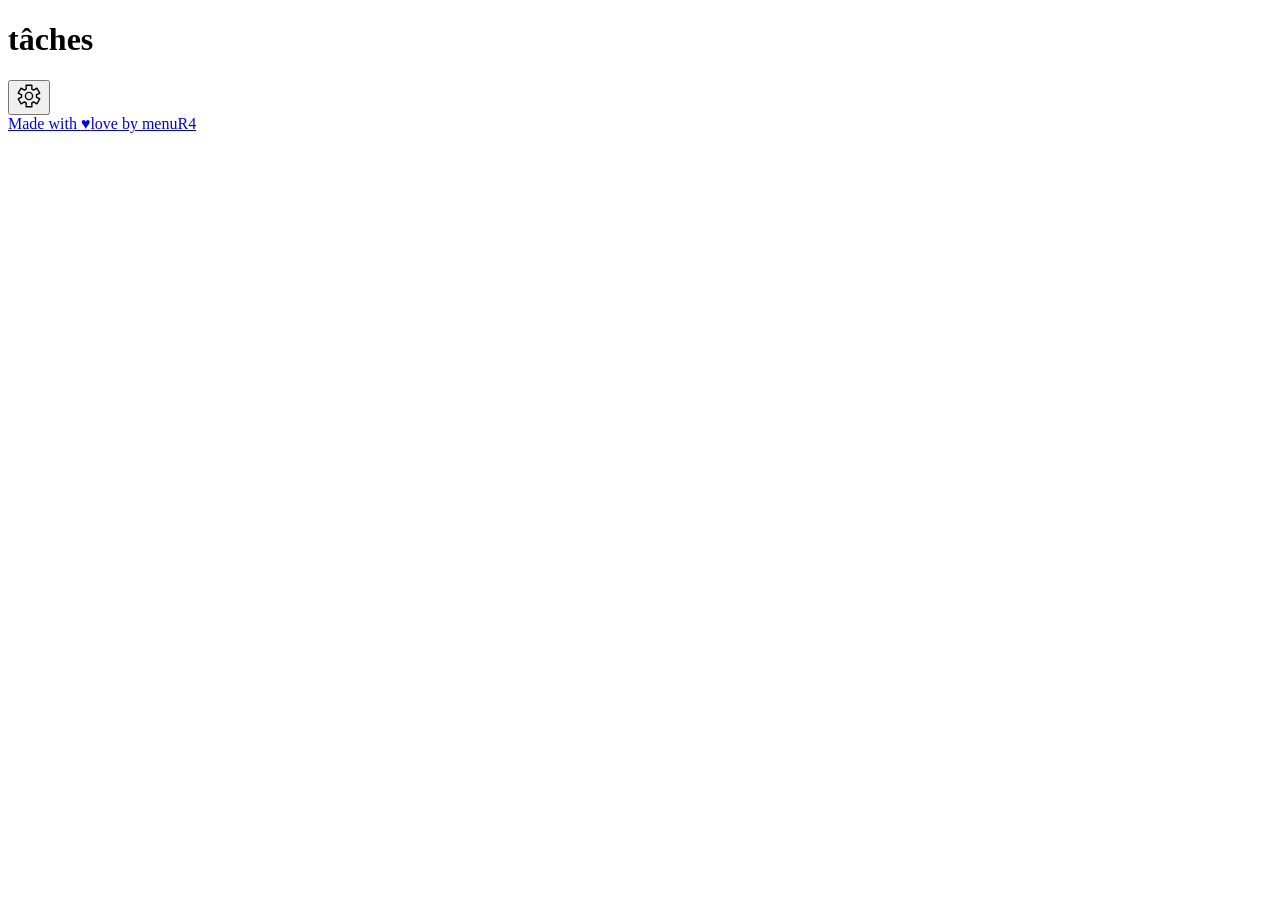
<file: src/index.html>
<!DOCTYPE html>
<html lang="fr">
<head>
<meta charset="UTF-8">
<meta name="viewport" content="width=device-width, initial-scale=1.0">
<title>tâches</title>
<!--__FAVICON__-->
<style>
/*__FONTS__*/
/*__LOGO__*/
</style>
<style>
/*__CSS__*/
</style>
</head>
<body>

<div class="page">

<h1 class="page-title"><span id="pageTitle">tâches</span></h1>

<main class="page-main">

<header>
  <!-- Les chips occupent la ligne libre du header : les déplier ne pousse
       donc plus la grille vers le bas. inert quand fermé, sinon les chips
       masquées restent tabulables. -->
  <div class="filters-panel" id="filtersPanel" inert>
    <div class="filters" id="filters"></div>
  </div>

  <button class="filters-toggle" id="filtersToggle" aria-expanded="false" aria-controls="filtersPanel"
          data-i18n-label="filtrer" data-i18n-title="filtrer" hidden>
    <svg width="30" height="30" viewBox="0 0 16 16" aria-hidden="true">
      <path d="M2.5 3.5 H13.5 L9.3 8.7 V13.3 L6.7 11.9 V8.7 Z" fill="none" stroke="currentColor"
            stroke-width="1" stroke-linejoin="round"/>
    </svg>
    <span class="ft-count" id="filtersCount" hidden></span>
  </button>

  <!-- Réglages d'affichage : ancrés dans un conteneur relatif pour que
       la popup s'ouvre sous la roue, alignée sur son bord droit -->
  <div class="cfg-anchor">
    <button class="cfg-toggle" id="cfgToggle" aria-expanded="false" aria-controls="cfgPanel"
            aria-haspopup="dialog" data-i18n-label="reglages" data-i18n-title="reglages">
      <svg width="26" height="26" viewBox="0 0 24 24" aria-hidden="true" fill="none"
           stroke="currentColor" stroke-width="1.25" stroke-linejoin="round">
        <circle cx="12" cy="12" r="3.3"/>
        <path d="M9.42 5.60 L9.33 2.05 L14.67 2.05 L14.58 5.60 A 6.9 6.9 0 0 1 16.25 6.56 L16.25 6.56 L19.28 4.72 L21.95 9.33 L18.83 11.04 A 6.9 6.9 0 0 1 18.83 12.96 L18.83 12.96 L21.95 14.67 L19.28 19.28 L16.25 17.44 A 6.9 6.9 0 0 1 14.58 18.40 L14.58 18.40 L14.67 21.95 L9.33 21.95 L9.42 18.40 A 6.9 6.9 0 0 1 7.75 17.44 L7.75 17.44 L4.72 19.28 L2.05 14.67 L5.17 12.96 A 6.9 6.9 0 0 1 5.17 11.04 L5.17 11.04 L2.05 9.33 L4.72 4.72 L7.75 6.56 A 6.9 6.9 0 0 1 9.42 5.60 Z"/>
      </svg>
    </button>

    <div class="cfg-popover" id="cfgPanel" role="dialog" aria-label="Réglages d'affichage" hidden>
      <div class="cfg-label" id="cfgColsLabel" data-i18n="colonnes">Colonnes</div>
      <div class="cfg-choices" role="radiogroup" aria-labelledby="cfgColsLabel">
        <button class="cfg-choice" data-cols="auto" role="radio" aria-checked="true" data-i18n="auto">Auto</button>
        <button class="cfg-choice" data-cols="2" role="radio" aria-checked="false">2</button>
        <button class="cfg-choice" data-cols="3" role="radio" aria-checked="false">3</button>
        <button class="cfg-choice" data-cols="4" role="radio" aria-checked="false">4</button>
        <button class="cfg-choice" data-cols="5" role="radio" aria-checked="false">5</button>
      </div>

      <div class="cfg-label cfg-label-next" id="cfgThemeLabel" data-i18n="theme">Thème</div>
      <div class="cfg-choices" role="radiogroup" aria-labelledby="cfgThemeLabel">
        <button class="cfg-choice" data-theme="light" role="radio" aria-checked="false" data-i18n="clair">Clair</button>
        <button class="cfg-choice" data-theme="dark" role="radio" aria-checked="false" data-i18n="sombre">Sombre</button>
        <button class="cfg-choice" data-theme="system" role="radio" aria-checked="true" data-i18n="systeme">Système</button>
      </div>

      <div class="cfg-label cfg-label-next" id="cfgLangLabel" data-i18n="langue">Langue</div>
      <div class="cfg-choices" role="radiogroup" aria-labelledby="cfgLangLabel">
        <button class="cfg-choice cfg-lang" data-lang="fr" role="radio" aria-checked="true"
                lang="fr" title="Français"><span class="drapeau">🇫🇷</span><span class="code">FR</span></button>
        <button class="cfg-choice cfg-lang" data-lang="en" role="radio" aria-checked="false"
                lang="en" title="English"><span class="drapeau">🇬🇧</span><span class="code">EN</span></button>
        <button class="cfg-choice cfg-lang" data-lang="ar" role="radio" aria-checked="false"
                lang="ar" title="العربية"><span class="drapeau">🇸🇦</span><span class="code">AR</span></button>
      </div>

      <div class="cfg-label cfg-label-next" id="cfgDataLabel" data-i18n="donnees">Données</div>
      <div class="cfg-choices" role="group" aria-labelledby="cfgDataLabel">
        <button class="cfg-choice cfg-action" id="btnExport" data-i18n="exporter">Exporter</button>
        <button class="cfg-choice cfg-action" id="btnImport" data-i18n="importer">Importer</button>
      </div>
      <div class="cfg-note" id="cfgNote" role="status" aria-live="polite"></div>
      <input type="file" id="fileImport" accept="application/json,.json" hidden>

      <!-- Version, commit et URL du dépôt sont figés par build.sh : la page
           publiée dit de quel état du dépôt elle provient, sans rien avoir
           à interroger à l'exécution. Sans remote, l'URL est vide et le CSS
           neutralise le lien. -->
      <a class="cfg-meta" href="__REPO_URL__" target="_blank" rel="noopener noreferrer"
         data-i18n-title="voirDepot">
        <span class="cfg-version">v__VERSION__</span>
        <span class="cfg-commit">__COMMIT__</span>
      </a>
    </div>
  </div>
</header>

<div class="grid" id="grid"></div>

</main>
</div>

<datalist id="tagSuggestions"></datalist>

<!-- Le cœur est décoratif : masqué aux lecteurs d'écran, doublé d'un
     équivalent textuel pour que la phrase reste lisible à l'oreille -->
<footer>
  <a class="credit" dir="ltr" href="https://www.menur4.fr" target="_blank" rel="noopener noreferrer"
     ><span class="credit-logo" aria-hidden="true"></span>Made with <span class="credit-heart" aria-hidden="true">♥</span><span class="credit-alt">love</span> by menuR4</a>
</footer>

<script>
//__I18N__
//__JS__
</script>
</body>
</html>
</file>
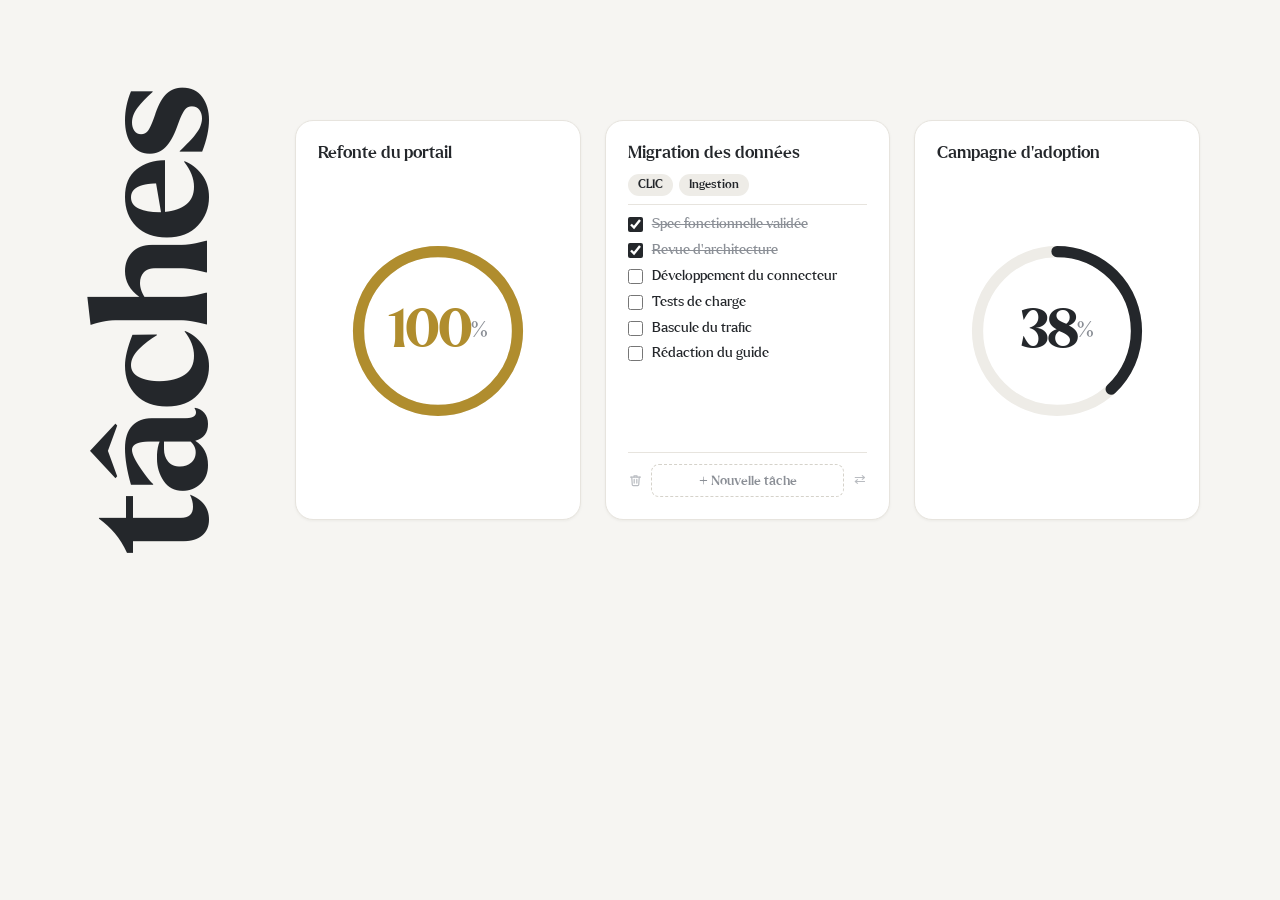
<file: assets/og-card.html>
<!DOCTYPE html><html lang="fr"><head><meta charset="utf-8"><style>
  /* Larken — fontes fournies par l'utilisateur, embarquées en base64 */
  @font-face {
    font-family: 'Larken';
    font-weight: 400;
    font-style: normal;
    font-display: swap;
    src: url([data-uri]) format('woff2');
  }
  @font-face {
    font-family: 'Larken';
    font-weight: 500 600;
    font-style: normal;
    font-display: swap;
    src: url([data-uri]) format('woff2');
  }
  @font-face {
    font-family: 'Larken';
    font-weight: 700 900;
    font-style: normal;
    font-display: swap;
    src: url([data-uri]) format('woff2');
  }

:root { --bg:#f6f5f2; --panel:#fff; --edge:#e7e4de; --ink:#24272b;
         --dim:#8b8f96; --faint:#b9bcc1; --track:#eeece7; --gold:#b08d2e; --dash:#d5d2ca; }
* { margin:0; padding:0; box-sizing:border-box; }
body { width:1280px; height:640px; background:var(--bg); color:var(--ink);
        font-family:'Larken',Georgia,serif; display:flex; align-items:center;
        gap:55px; padding:0 80px; overflow:hidden; }   /* 80px = zone sûre du gabarit */

.mot { writing-mode:vertical-rl; transform:rotate(180deg); font-size:160px;
        font-weight:700; line-height:1; letter-spacing:-.02em; flex-shrink:0; }

.grille { display:flex; gap:24px; flex:1; }
.carte { flex:1; height:400px; background:var(--panel); border:1px solid var(--edge);
          border-radius:18px; padding:22px; display:flex; flex-direction:column;
          box-shadow:0 1px 3px rgba(30,30,25,.05); }
.titre-carte { font-size:17px; font-weight:600; line-height:1.3; }

.jauge { position:relative; width:190px; aspect-ratio:1; margin:auto; }
.jauge svg { width:100%; height:100%; display:block; }
.valeur { position:absolute; inset:0; display:flex; align-items:center;
           justify-content:center; font-size:53px; font-weight:700;
           letter-spacing:-.037em; font-variant-numeric:tabular-nums; }
.unite { font-size:.42em; font-weight:500; color:var(--dim);
          letter-spacing:0; vertical-align:.83em; }

/* Verso : la même carte, retournée, pour montrer la liste qu'elle abrite */
.tags { display:flex; gap:6px; padding:9px 0 8px; border-bottom:1px solid var(--edge); }
.tag { font-size:12px; font-weight:500; padding:3px 10px;
        border-radius:999px; background:var(--track); }
.taches { list-style:none; flex:1; padding-top:11px; display:flex;
           flex-direction:column; gap:9px; }
.tache { display:flex; align-items:center; gap:9px; font-size:13.5px; line-height:1.25; }
.tache input { width:15px; height:15px; accent-color:var(--ink); flex-shrink:0; margin:0; }
.tache.faite span { text-decoration:line-through; color:var(--dim); }

.barre { display:flex; align-items:center; gap:8px;
          border-top:1px solid var(--edge); padding-top:11px; }
.ic { width:15px; height:15px; color:var(--faint); flex-shrink:0; }
.flip { font-size:14px; line-height:1; text-align:center; }
.ajout { flex:1; text-align:center; font-size:12.5px; font-weight:500; color:var(--dim);
          border:1.5px dashed var(--dash); border-radius:8px; padding:6px 4px; }
.plus { font-size:15px; font-weight:400; }
</style></head><body>
<div class="mot">tâches</div>
<div class="grille">
<div class="carte"><div class="titre-carte">Refonte du portail</div><div class="jauge">
      <svg viewBox="0 0 220 220">
        <circle cx="110" cy="110" r="92" fill="none" stroke="var(--track)" stroke-width="13"/>
        <circle cx="110" cy="110" r="92" fill="none" stroke="var(--gold)" stroke-width="13"
                stroke-linecap="round" transform="rotate(-90 110 110)"
                stroke-dasharray="578.05" stroke-dashoffset="0.00"/>
      </svg>
      <div class="valeur" style="color:var(--gold)">100<span class="unite">%</span></div>
    </div></div>
<div class="carte verso">
      <div class="titre-carte">Migration des données</div>
      <div class="tags"><span class="tag">CLIC</span><span class="tag">Ingestion</span></div>
      <ul class="taches"><li class="tache faite"><input type="checkbox" checked><span>Spec fonctionnelle validée</span></li><li class="tache faite"><input type="checkbox" checked><span>Revue d'architecture</span></li><li class="tache"><input type="checkbox"><span>Développement du connecteur</span></li><li class="tache"><input type="checkbox"><span>Tests de charge</span></li><li class="tache"><input type="checkbox"><span>Bascule du trafic</span></li><li class="tache"><input type="checkbox"><span>Rédaction du guide</span></li></ul>
      <div class="barre">
        <svg class="ic" viewBox="0 0 16 16" fill="none" stroke="currentColor"
             stroke-width="1.3" stroke-linecap="round" stroke-linejoin="round">
          <path d="M2.7 4.3h10.6"/><path d="M6.4 4.3V3h3.2v1.3"/>
          <path d="M4 4.3l.55 8.2a1 1 0 0 0 1 .95h4.9a1 1 0 0 0 1-.95L12 4.3"/>
          <path d="M6.6 6.9v3.8M9.4 6.9v3.8"/>
        </svg>
        <span class="ajout"><span class="plus">+</span> Nouvelle tâche</span>
        <span class="ic flip">⇄</span>
      </div>
    </div>
<div class="carte"><div class="titre-carte">Campagne d'adoption</div><div class="jauge">
      <svg viewBox="0 0 220 220">
        <circle cx="110" cy="110" r="92" fill="none" stroke="var(--track)" stroke-width="13"/>
        <circle cx="110" cy="110" r="92" fill="none" stroke="var(--ink)" stroke-width="13"
                stroke-linecap="round" transform="rotate(-90 110 110)"
                stroke-dasharray="578.05" stroke-dashoffset="358.39"/>
      </svg>
      <div class="valeur" style="color:var(--ink)">38<span class="unite">%</span></div>
    </div></div>
</div>
</body></html>
</file>
